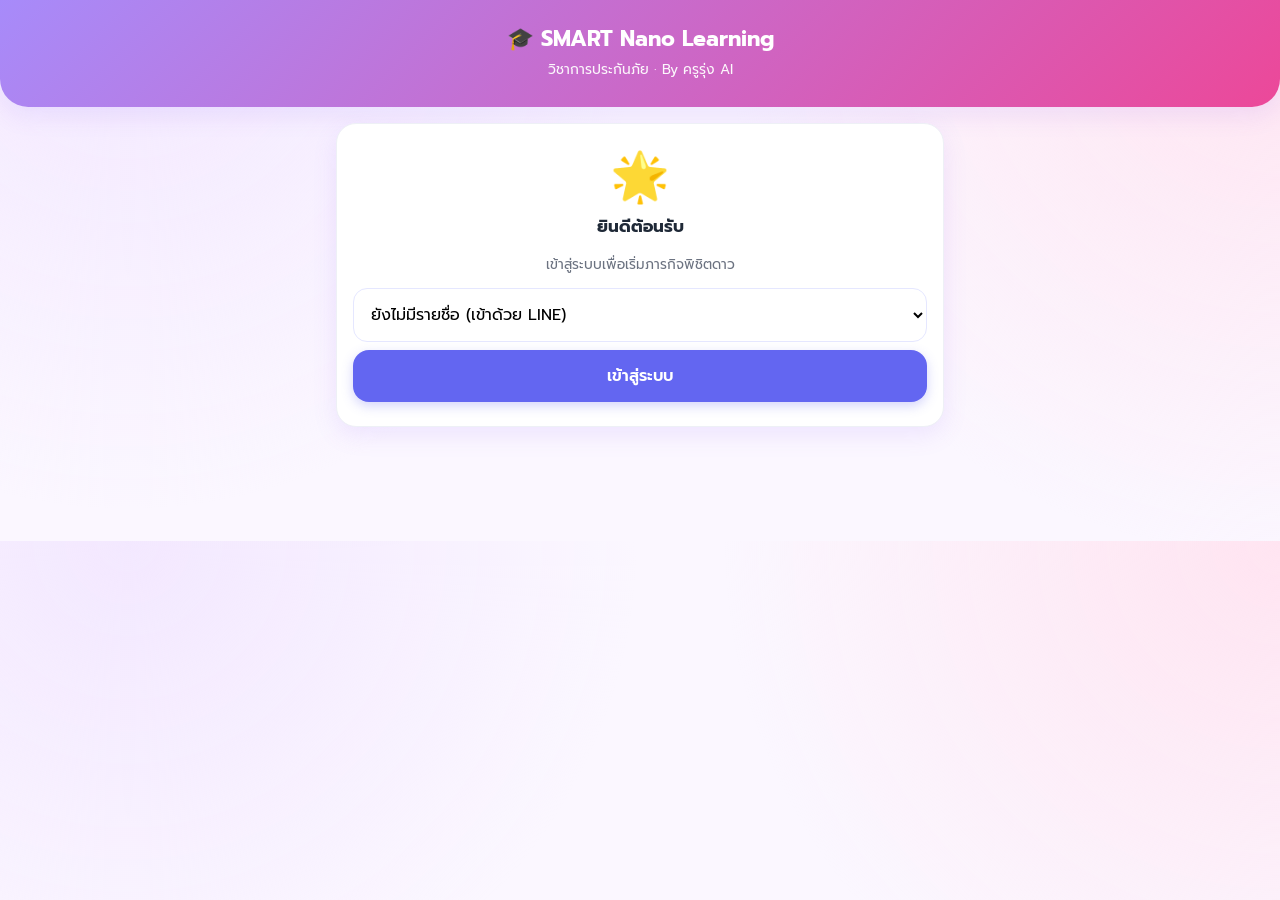
<file: index.html>
<!DOCTYPE html>
<html lang="th">
<head>
<meta charset="UTF-8">
<meta name="viewport" content="width=device-width, initial-scale=1.0">
<meta http-equiv="Cache-Control" content="no-cache, no-store, must-revalidate">
<meta http-equiv="Pragma" content="no-cache"><meta http-equiv="Expires" content="0">
<title>SMART Nano Learning</title>
<link href="https://fonts.googleapis.com/css2?family=Prompt:wght@400;500;600;700&display=swap" rel="stylesheet">
<link rel="stylesheet" href="style.css?v=20">
<script src="https://static.line-scdn.net/liff/edge/2/sdk.js"></script>
</head>
<body>

<!-- ===== เข้าสู่ระบบ ===== -->
<div id="loginView" style="display:none;">
  <div class="header"><h1>🎓 SMART Nano Learning</h1><p>วิชาการประกันภัย · By ครูรุ่ง AI</p></div>
  <div class="container">
    <div class="card center fade-in">
      <div style="font-size:3rem;">🌟</div>
      <h2 id="loginTitle">ยินดีต้อนรับ</h2>
      <p class="muted" id="loginHint">เข้าสู่ระบบเพื่อเริ่มภารกิจพิชิตดาว</p>
      <select id="studentSelect" style="display:none;"><option value="">-- กำลังโหลด --</option></select>
      <button class="btn green" id="lineLoginBtn" onclick="doLineLogin()" style="display:none;">🟢 เข้าสู่ระบบด้วย LINE</button>
      <button class="btn" id="loginBtn" onclick="doPickLogin()" style="display:none;">เข้าสู่ระบบ</button>
      <div id="loadMsg" class="muted" style="margin-top:8px;"></div>
    </div>
  </div>
</div>

<!-- ===== แดชบอร์ด ===== -->
<div id="profileView" style="display:none;">
  <div class="profile-top">
    <div class="profile-row">
      <div class="avatar" id="avatar">🙂</div>
      <div class="profile-info">
        <div class="pname" id="pName">-</div>
        <div class="plevel" id="pLevel">ระดับ: -</div>
      </div>
      <div class="ppoints"><div class="num" id="pPoints">0</div><div class="unit">คะแนน</div></div>
    </div>
    <div class="level-wrap">
      <div class="level-label"><span id="pLevelName">-</span><span id="pLevelProgress">0/0</span></div>
      <div class="level-bar"><div class="level-fill" id="pLevelFill" style="width:0%;"></div></div>
    </div>
    <div class="mini-stats">
      <div class="mini"><div class="mini-num" id="mTopics">–</div><div class="mini-label">เรื่องที่จบ</div></div>
      <div class="mini"><div class="mini-num" id="mBadge">–</div><div class="mini-label">เหรียญ</div></div>
      <div class="mini"><div class="mini-num" id="mRank">–</div><div class="mini-label">อันดับ</div></div>
    </div>
  </div>
  <div class="container fade-in" style="padding-top:14px;">
    <a class="btn pink" href="learn.html">📚 เริ่มเรียนรู้ (ภารกิจพิชิตดาว)</a>
    <a class="btn purple" href="chat.html">🤖 ถาม AI ครูประกันภัย</a>
    <a class="btn gray" href="badges.html">🎖️ เหรียญตราของฉัน</a>
    <a class="btn gray" href="leaderboard.html">🏆 ดูอันดับ</a>
    <button class="btn red" onclick="logout()">ออกจากระบบ</button>
  </div>
</div>

<script src="config.js?v=20"></script>
<script src="data.js?v=20"></script>
<script src="app.js?v=20"></script>
<script>
var lineProfile = null;
window.addEventListener('DOMContentLoaded', initAuth);

function initAuth(){
  var hasLiff = (typeof liff!=='undefined') && (typeof LIFF_ID!=='undefined') && LIFF_ID;
  if (!hasLiff){ fallbackNoLine(); return; }
  liff.init({ liffId: LIFF_ID }).then(function(){
    if (liff.isLoggedIn()){
      liff.getProfile().then(function(p){ lineProfile=p; resolveLine(p); }).catch(fallbackNoLine);
    } else { liff.login(); }
  }).catch(fallbackNoLine);
}
function fallbackNoLine(){
  var sid=getSid();
  if (sid){ showProfile(sid); } else { showPickLogin(); }
}
function resolveLine(p){
  var nameB64=''; try{ nameB64=btoa(unescape(encodeURIComponent(p.displayName||''))); }catch(e){}
  callAPI('lineLogin', { line:p.userId, name:nameB64, picture:p.pictureUrl||'' }, function(r){
    if (r && r.student_id){ setSid(r.student_id); showProfile(r.student_id, p); }
    else { showPickLogin(); }
  });
}

// โหมดทดสอบ (ไม่มี LINE) — เลือกชื่อ
function showPickLogin(){
  document.getElementById('loginView').style.display='block';
  document.getElementById('profileView').style.display='none';
  document.getElementById('studentSelect').style.display='block';
  document.getElementById('loginBtn').style.display='flex';
  document.getElementById('loadMsg').textContent='กำลังเชื่อมต่อ...';
  callAPI('getStudents', null, function(list){
    var sel=document.getElementById('studentSelect'), msg=document.getElementById('loadMsg');
    if (list.error || !list.length){ sel.innerHTML='<option value="">ยังไม่มีรายชื่อ (เข้าด้วย LINE)</option>'; msg.textContent=''; return; }
    sel.innerHTML='<option value="">-- เลือกชื่อของคุณ --</option>';
    for (var i=0;i<list.length;i++){ var s=list[i]; sel.innerHTML+='<option value="'+esc(s.student_id)+'">'+esc(s.full_name)+'</option>'; }
    msg.textContent='พร้อมใช้งาน ('+list.length+' คน)';
  });
}
function doLineLogin(){ if (typeof liff!=='undefined' && liff.login) liff.login(); }
function doPickLogin(){
  var sid=document.getElementById('studentSelect').value;
  if (!sid){ alert('กรุณาเลือกชื่อของคุณ'); return; }
  setSid(sid); showProfile(sid);
}

// ===== แดชบอร์ด =====
function showProfile(sid, profile){
  // เปิดจากการ์ด LINE / QR: ?topic=1.1&type=video|ebook -> เช็คอิน+เด้งไปสื่อ
  var qp=new URLSearchParams(location.search);
  if (qp.get('topic') && qp.get('type')){
    location.href='go.html?topic='+encodeURIComponent(qp.get('topic'))+'&type='+encodeURIComponent(qp.get('type'));
    return;
  }
  if (qp.get('goto')==='checkin'){   // รองรับลิงก์/QR เดิม
    location.href='go.html?topic='+encodeURIComponent(qp.get('mission')||'')+'&type=checkin';
    return;
  }
  if (qp.get('goto')==='chat'){ location.href='chat.html'; return; }        // แชท AI
  if (qp.get('goto')==='learn'){ location.href='learn.html'; return; }      // บทเรียน
  if (qp.get('goto')==='badges'){ location.href='badges.html'; return; }    // เหรียญตรา
  if (qp.get('goto')==='rank'){ location.href='leaderboard.html'; return; } // อันดับ
  if (qp.get('goto')==='help'){ location.href='help.html'; return; }        // วิธีใช้งาน
  document.getElementById('loginView').style.display='none';
  document.getElementById('profileView').style.display='block';
  buildNav('home');
  if (profile && profile.pictureUrl) document.getElementById('avatar').innerHTML='<img src="'+profile.pictureUrl+'" alt="">';
  if (profile && profile.displayName) document.getElementById('pName').textContent=profile.displayName;

  callAPI('getProgress', { student:sid }, function(r){
    if (r.error){ logout(); return; }
    var name=(profile&&profile.displayName)?profile.displayName:(r.full_name||'นักเรียน');
    document.getElementById('pName').textContent=name;
    if (r.picture_url && !(profile&&profile.pictureUrl)) document.getElementById('avatar').innerHTML='<img src="'+r.picture_url+'" alt="">';
    else if (!(profile&&profile.pictureUrl) && !r.picture_url) document.getElementById('avatar').textContent=(name.trim().charAt(0)||'🙂');
    var pts=Number(r.total_points)||0;
    document.getElementById('pPoints').textContent=pts;
    var lv=levelInfo(pts);
    document.getElementById('pLevel').textContent='ระดับ: '+lv.name;
    document.getElementById('pLevelName').textContent=lv.name;
    document.getElementById('pLevelProgress').textContent=lv.text;
    document.getElementById('pLevelFill').style.width=lv.pct+'%';
    // เรื่องที่จบ (S+M+A)
    var done=0, tp=r.topics||{};
    for (var t in tp){ if (tp[t].S && tp[t].M && tp[t].A) done++; }
    document.getElementById('mTopics').textContent=done+'/'+D.topics.length;
    document.getElementById('mBadge').textContent=(r.badges?r.badges.length:0)+'/'+D.badges.length;
    document.getElementById('mRank').textContent=r.rank?('#'+r.rank):'–';
  });
}
</script>
</body>
</html>
</file>
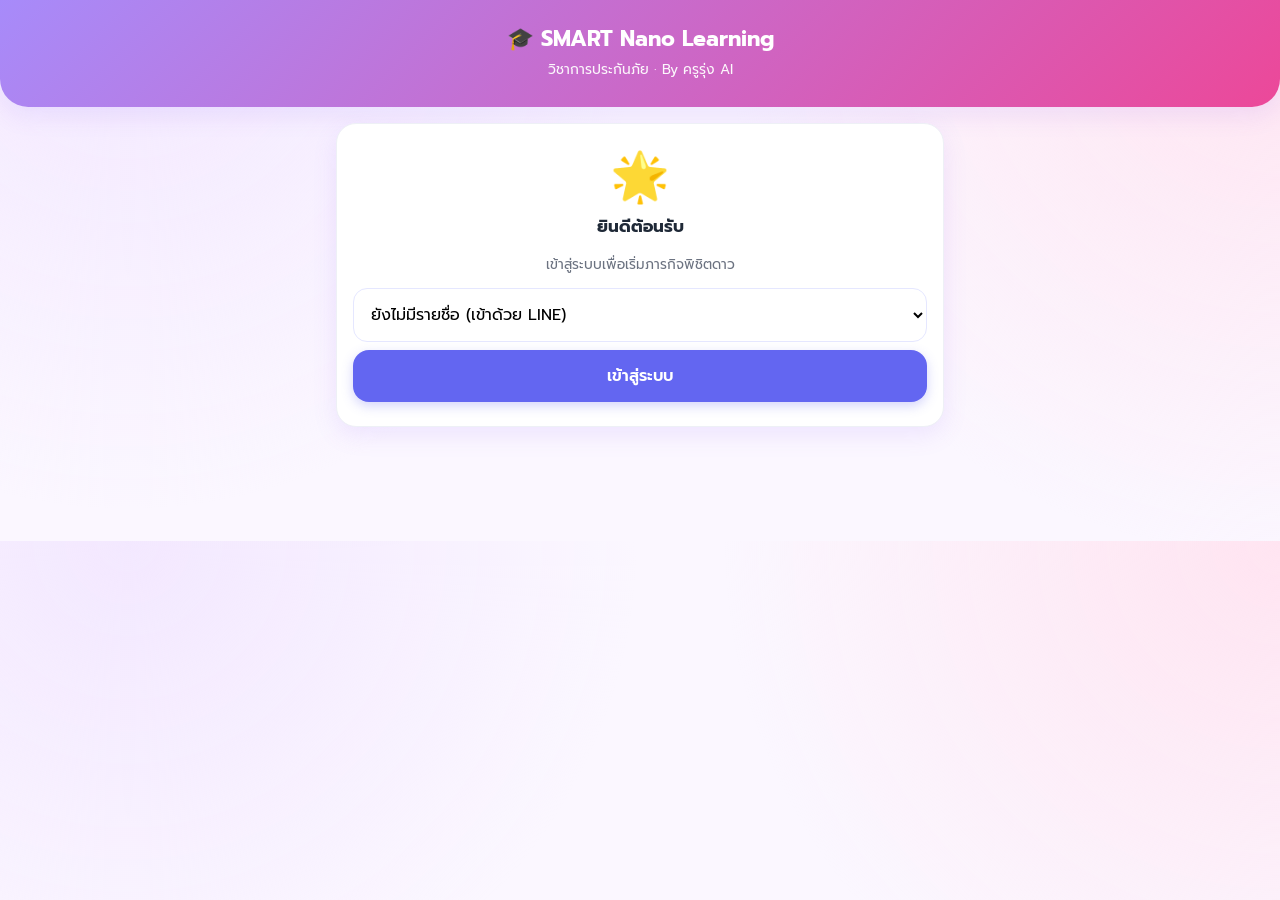
<file: badges.html>
<!DOCTYPE html>
<html lang="th">
<head>
<meta charset="UTF-8">
<meta name="viewport" content="width=device-width, initial-scale=1.0">
<title>เหรียญตรา · SMART Nano</title>
<link href="https://fonts.googleapis.com/css2?family=Prompt:wght@400;500;600;700&display=swap" rel="stylesheet">
<link rel="stylesheet" href="style.css?v=20">
</head>
<body>
<div class="header"><h1>🎖️ เหรียญตราของฉัน</h1><p id="bCount">-</p></div>
<div class="container" id="area"><div class="spin"></div></div>

<script src="config.js?v=20"></script>
<script src="data.js?v=20"></script>
<script src="app.js?v=20"></script>
<script>
var SID='';
var GROUPS=[['สมรรถนะ','🧠 สมรรถนะสูง 4 ด้าน'],['หน่วย','🥇 ตราประจำหน่วย'],
            ['SMART','⭐ ดาว SMART'],['หมุดหมาย','🌟 หมุดหมาย']];
window.addEventListener('DOMContentLoaded', function(){
  SID=requireSid(); if(!SID) return;
  buildNav('badges');
  callAPI('getProgress', { student:SID }, function(r){
    var earned=(r&&r.badges)?r.badges:[];
    render(earned);
  });
});
function render(earned){
  var got={}; earned.forEach(function(id){ got[id]=1; });
  var el=document.getElementById('area'); el.innerHTML='';
  document.getElementById('bCount').textContent='ได้แล้ว '+earned.length+' / '+D.badges.length+' เหรียญ';
  GROUPS.forEach(function(g){
    var items=D.badges.filter(function(b){ return b.group===g[0]; });
    if (!items.length) return;
    var sec=document.createElement('div'); sec.className='fade-in';
    var grid='<div class="badge-grid">';
    items.forEach(function(b){
      var on=got[b.id]?'earned':'';
      grid+='<div class="badge '+on+'" title="'+esc(b.desc)+'"><div class="ic">'+b.icon+'</div>'+
        '<div class="bn">'+esc(b.name)+'</div></div>';
    });
    grid+='</div>';
    sec.innerHTML='<div class="section-title">'+g[1]+'</div>'+grid;
    el.appendChild(sec);
  });
  var tip=document.createElement('div'); tip.className='card muted fade-in'; tip.style.marginTop='16px';
  tip.innerHTML='แตะที่เหรียญเพื่อดูเงื่อนไข · เหรียญสีจางคือยังไม่ได้ 💪';
  el.appendChild(tip);
}
</script>
</body>
</html>
</file>
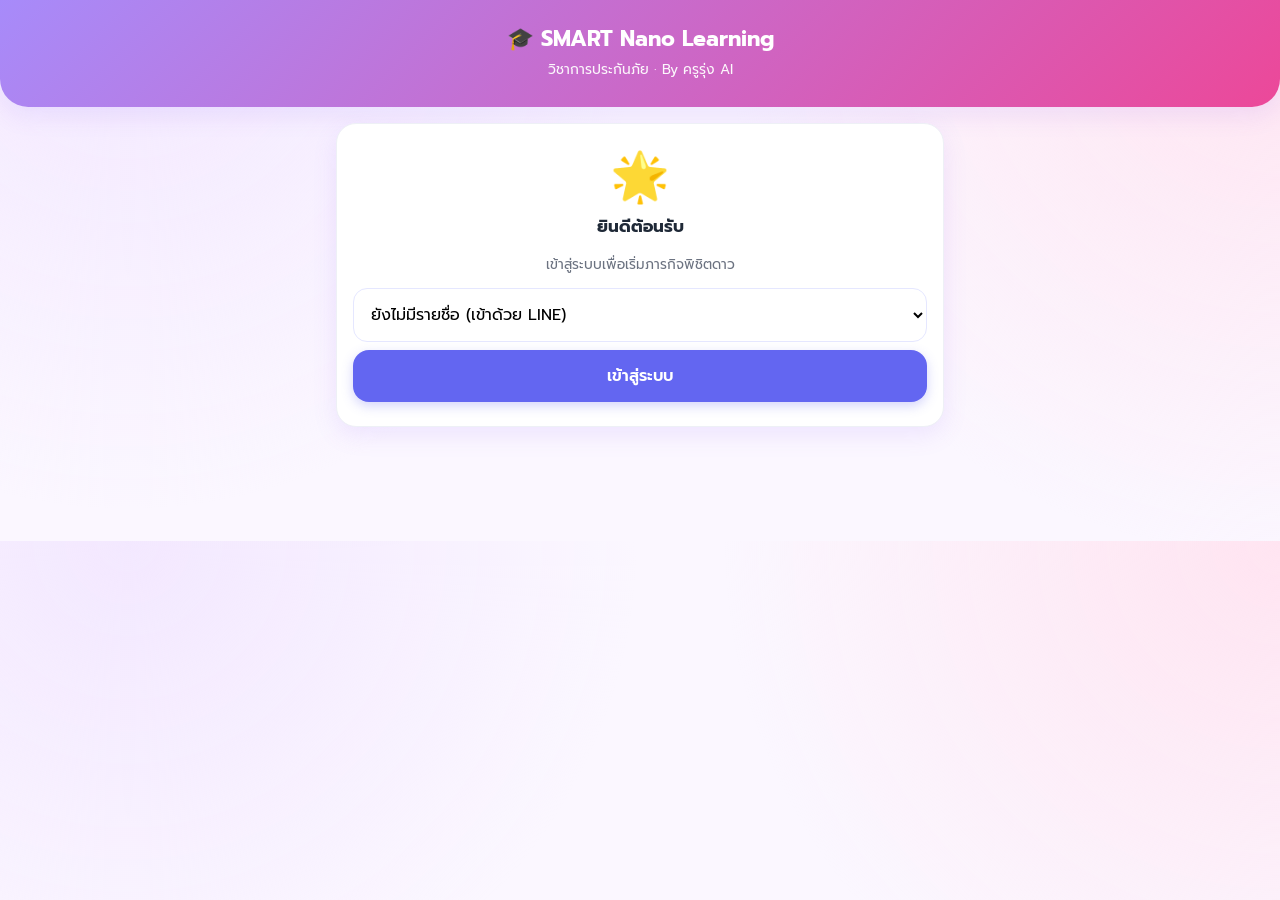
<file: chat.html>
<!DOCTYPE html>
<html lang="th">
<head>
<meta charset="UTF-8">
<meta name="viewport" content="width=device-width, initial-scale=1.0">
<title>ถาม AI ครูประกันภัย · SMART Nano</title>
<link href="https://fonts.googleapis.com/css2?family=Prompt:wght@400;500;600;700&display=swap" rel="stylesheet">
<link rel="stylesheet" href="style.css?v=21">
<style>
  body{padding-bottom:150px;}
  .chat-wrap{max-width:640px;margin:0 auto;padding:14px 12px 0;}
  .bubble{max-width:82%;padding:11px 14px;border-radius:18px;margin:8px 0;font-size:.92rem;line-height:1.5;white-space:pre-wrap;word-wrap:break-word;}
  .bubble.ai{background:#fff;border:1px solid var(--line);border-bottom-left-radius:6px;box-shadow:var(--shadow);}
  .bubble.me{background:var(--grad);color:#fff;margin-left:auto;border-bottom-right-radius:6px;}
  .row{display:flex;align-items:flex-end;gap:8px;}
  .row.me{justify-content:flex-end;}
  .bot-ic{width:34px;height:34px;border-radius:50%;background:#f5f3ff;display:flex;align-items:center;justify-content:center;font-size:1.1rem;flex:0 0 auto;}
  .typing{color:var(--muted);font-size:.85rem;padding:4px 8px;}
  .composer{position:fixed;left:0;right:0;bottom:64px;background:#fff;border-top:1px solid var(--line);
    padding:10px 12px calc(10px + env(safe-area-inset-bottom));display:flex;gap:8px;max-width:660px;margin:0 auto;box-shadow:0 -4px 18px rgba(99,102,241,.08);}
  .composer input{flex:1;padding:12px 14px;border:1.5px solid #e5e7ff;border-radius:99px;font-family:inherit;font-size:.95rem;outline:none;}
  .composer input:focus{border-color:var(--purple);}
  .composer button{width:48px;height:48px;border:none;border-radius:50%;background:var(--pink);color:#fff;font-size:1.2rem;cursor:pointer;flex:0 0 auto;box-shadow:0 4px 12px rgba(236,72,153,.3);}
  .composer button:disabled{opacity:.5;}
</style>
</head>
<body>
<div class="header"><h1>🤖 ถาม AI ครูประกันภัย</h1><p>สงสัยเรื่องประกันภัย ถามได้เลย!</p></div>
<div class="chat-wrap" id="chat"></div>

<div class="composer">
  <input id="msg" type="text" maxlength="500" placeholder="พิมพ์คำถามเรื่องประกันภัย..." autocomplete="off">
  <button id="send" onclick="send()">➤</button>
</div>

<script src="config.js?v=21"></script>
<script src="data.js?v=21"></script>
<script src="app.js?v=21"></script>
<script>
var SID='';
window.addEventListener('DOMContentLoaded', function(){
  SID=requireSid(); if(!SID) return;
  buildNav('');
  addAI('สวัสดีค่ะ 😊 ครูประกันภัย AI พร้อมช่วยแล้ว ถามได้เลยว่าสงสัยเรื่องอะไร เช่น "ประกันภัยรถยนต์ภาคบังคับคุ้มครองอะไรบ้าง"');
  var inp=document.getElementById('msg');
  inp.addEventListener('keydown', function(e){ if(e.key==='Enter') send(); });
  inp.focus();
});
function scroll(){ window.scrollTo(0, document.body.scrollHeight); }
function addMe(t){
  var d=document.createElement('div'); d.className='row me fade-in';
  d.innerHTML='<div class="bubble me">'+esc(t)+'</div>';
  document.getElementById('chat').appendChild(d); scroll();
}
function addAI(t){
  var d=document.createElement('div'); d.className='row fade-in';
  d.innerHTML='<div class="bot-ic">🤖</div><div class="bubble ai">'+esc(t)+'</div>';
  document.getElementById('chat').appendChild(d); scroll();
}
function addTyping(){
  var d=document.createElement('div'); d.className='row'; d.id='typing';
  d.innerHTML='<div class="bot-ic">🤖</div><div class="bubble ai typing">กำลังพิมพ์…</div>';
  document.getElementById('chat').appendChild(d); scroll(); return d;
}
function send(){
  var inp=document.getElementById('msg'), btn=document.getElementById('send');
  var t=inp.value.trim(); if(!t) return;
  addMe(t); inp.value=''; btn.disabled=true;
  var typing=addTyping();
  callAPI('chatbot', { student:SID, message:t }, function(r){
    typing.remove(); btn.disabled=false; inp.focus();
    if (r.error){ addAI('❌ '+r.error); return; }
    addAI(r.reply || 'ขออภัยค่ะ ตอบไม่ได้');
  });
}
</script>
</body>
</html>
</file>
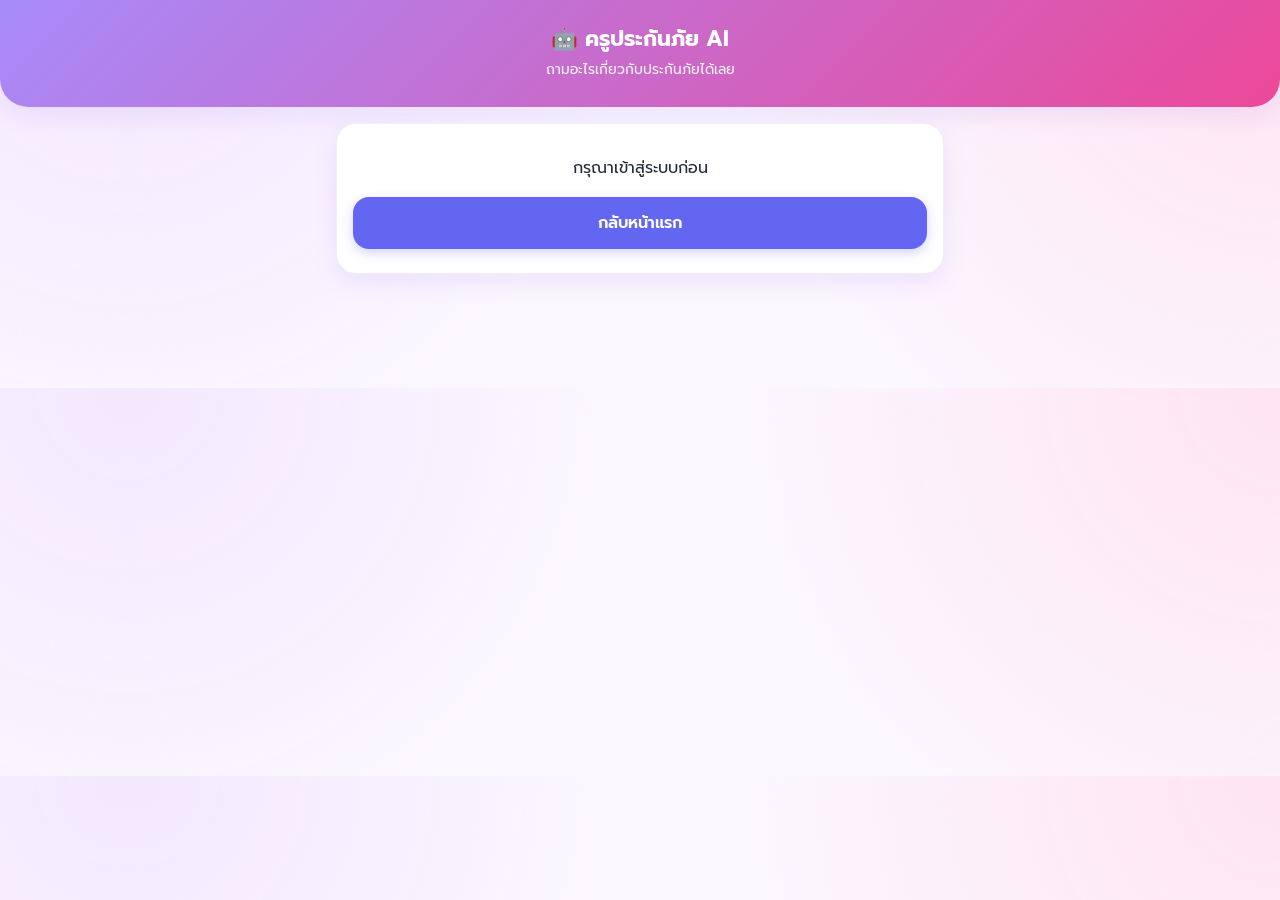
<file: chatbot.html>
<!DOCTYPE html>
<html lang="th">
<head>
<meta charset="UTF-8">
<meta name="viewport" content="width=device-width, initial-scale=1.0">
<title>AI ครูประกันภัย</title>
<link href="https://fonts.googleapis.com/css2?family=Prompt:wght@400;500;600&display=swap" rel="stylesheet">
<link rel="stylesheet" href="style.css?v=10">
</head>
<body>
<div class="header"><h1>🤖 ครูประกันภัย AI</h1><p>ถามอะไรเกี่ยวกับประกันภัยได้เลย</p></div>
<div class="container">
  <div class="chat-area" id="chatArea"><div class="chat-msg bot"><div class="chat-bubble">สวัสดีค่ะ ครูประกันภัยยินดีช่วยตอบคำถามเรื่องประกันภัยนะคะ 😊 มีอะไรอยากถามได้เลยค่ะ</div></div></div>
  <div class="chat-input-row"><input id="chatInput" placeholder="พิมพ์คำถาม..." onkeydown="if(event.key==='Enter')sendMsg()"><button class="btn green" onclick="sendMsg()">ส่ง</button></div>
</div>
<script src="config.js?v=10"></script>
<script src="app.js?v=10"></script>
<script>
var SID = '';
var chatArea;
window.addEventListener('DOMContentLoaded', function() {
  SID = getSid();
  if (!SID) { document.querySelector('.container').innerHTML='<div class="card" style="text-align:center;"><p>กรุณาเข้าสู่ระบบก่อน</p><a class="btn" href="index.html">กลับหน้าแรก</a></div>'; return; }
  buildNav('chatbot', SID);
  chatArea = document.getElementById('chatArea');
});
function addMsg(text, who) {
  var div = document.createElement('div');
  div.className = 'chat-msg ' + who;
  div.innerHTML = '<div class="chat-bubble">'+text+'</div>';
  chatArea.appendChild(div);
  chatArea.scrollTop = chatArea.scrollHeight;
  return div;
}
function sendMsg() {
  var input = document.getElementById('chatInput');
  var msg = input.value.trim();
  if (!msg) return;
  addMsg(msg, 'user');
  input.value = '';
  var loading = addMsg('⏳ กำลังคิด...', 'bot');
  callAPI('chatbot', { student: SID, message: msg }, function(r) {
    loading.querySelector('.chat-bubble').textContent = r.error ? ('❌ ' + r.error) : r.reply;
    chatArea.scrollTop = chatArea.scrollHeight;
  });
}
</script>
</body>
</html>
</file>
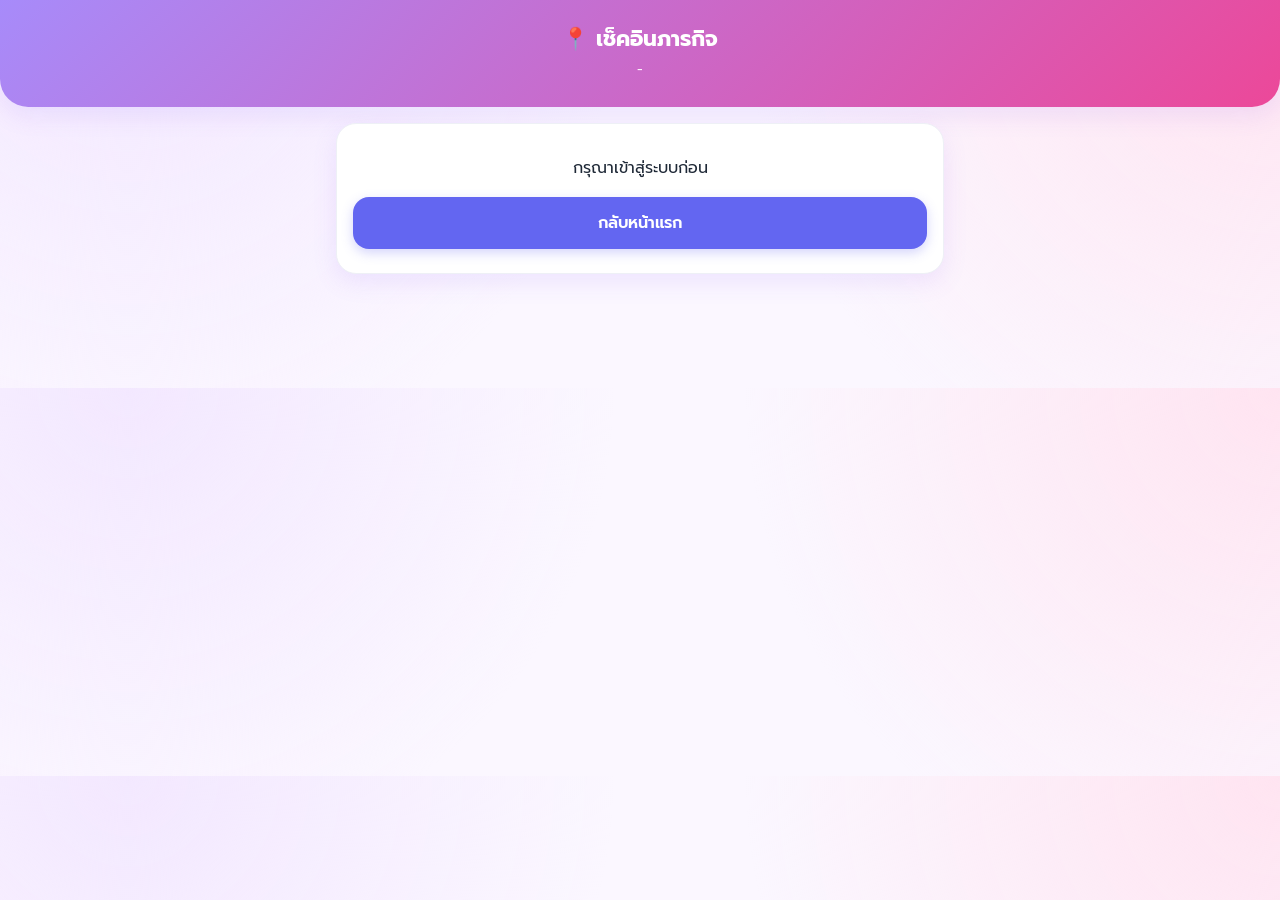
<file: checkin.html>
<!DOCTYPE html>
<html lang="th">
<head>
<meta charset="UTF-8">
<meta name="viewport" content="width=device-width, initial-scale=1.0">
<title>เช็คอิน</title>
<link href="https://fonts.googleapis.com/css2?family=Prompt:wght@400;500;600;700&display=swap" rel="stylesheet">
<link rel="stylesheet" href="style.css?v=10">
</head>
<body>
<div class="header"><h1>📍 เช็คอินภารกิจ</h1><p id="ciCount">-</p></div>
<div class="container">
  <div class="card scan-card">
    <div class="scan-icon">📷</div>
    <h2>สแกน QR Code เพื่อเช็คอิน</h2>
    <p class="muted">สแกน QR Code ที่ครูติดไว้ตามจุดภารกิจจริง ระบบจะเช็คอินให้อัตโนมัติ<br>ต้องอยู่หน้างานจริงถึงจะสแกนได้ 😊</p>
    <div id="ciMsg" class="ci-msg"></div>
  </div>
  <div class="card"><h2>ภารกิจ SMART Model</h2><div id="smartList"></div></div>
  <div class="card"><h2>ภารกิจบทเรียน</h2><div id="lsList"></div></div>
</div>
<script src="config.js?v=10"></script>
<script src="app.js?v=10"></script>
<script>
var SID = '';
// รหัสภารกิจที่มาจากการสแกน QR (เช่น checkin.html?mission=SMART-S)
var MISSION = (new URLSearchParams(window.location.search).get('mission') || '').trim().toUpperCase();

window.addEventListener('DOMContentLoaded', function() {
  SID = getSid();
  if (!SID) { document.querySelector('.container').innerHTML='<div class="card" style="text-align:center;"><p>กรุณาเข้าสู่ระบบก่อน</p><a class="btn" href="index.html">กลับหน้าแรก</a></div>'; return; }
  buildNav('checkin', SID);
  if (MISSION) { doScanCheckin(MISSION); } else { loadCheckins(); }
});

function loadCheckins() { callAPI('getCheckins', { student: SID }, render); }

function render(missions) {
  if (missions.error) return;
  var smart = document.getElementById('smartList');
  var lesson = document.getElementById('lsList');
  smart.innerHTML=''; lesson.innerHTML='';
  var done = 0;
  for (var i=0;i<missions.length;i++) {
    var m = missions[i];
    if (m.checked) done++;
    var html = '<div class="checkin-item '+(m.checked?'done':'')+'"><div class="ci-icon">'+(m.mission_type==='smart'?'🎯':'📖')+'</div><div class="ci-name">'+m.mission_name+'</div><div class="ci-status">'+(m.checked?'✅':'⬜')+'</div></div>';
    if (m.mission_type === 'smart') smart.innerHTML += html; else lesson.innerHTML += html;
  }
  document.getElementById('ciCount').textContent = 'เช็คอินแล้ว ' + done + ' จาก ' + missions.length + ' ภารกิจ';
}

// เช็คอินอัตโนมัติจากการสแกน QR
function doScanCheckin(code) {
  var msg = document.getElementById('ciMsg');
  msg.className = 'ci-msg';
  msg.textContent = '⏳ กำลังเช็คอินภารกิจ...';
  callAPI('checkin', { student: SID, missionCode: code }, function(r) {
    if (r.error) {
      msg.className = 'ci-msg err';
      msg.innerHTML = '❌ ' + r.error;
    } else {
      msg.className = 'ci-msg ok';
      msg.innerHTML = '🎉 เช็คอิน "'+r.mission+'" สำเร็จ! +'+r.points+' คะแนน';
    }
    // ล้าง mission ออกจาก URL กันเช็คอินซ้ำตอนรีเฟรช แล้วโหลดรายการใหม่
    if (window.history && window.history.replaceState) {
      window.history.replaceState({}, '', 'checkin.html?sid=' + encodeURIComponent(SID));
    }
    loadCheckins();
  });
}
</script>
</body>
</html>
</file>
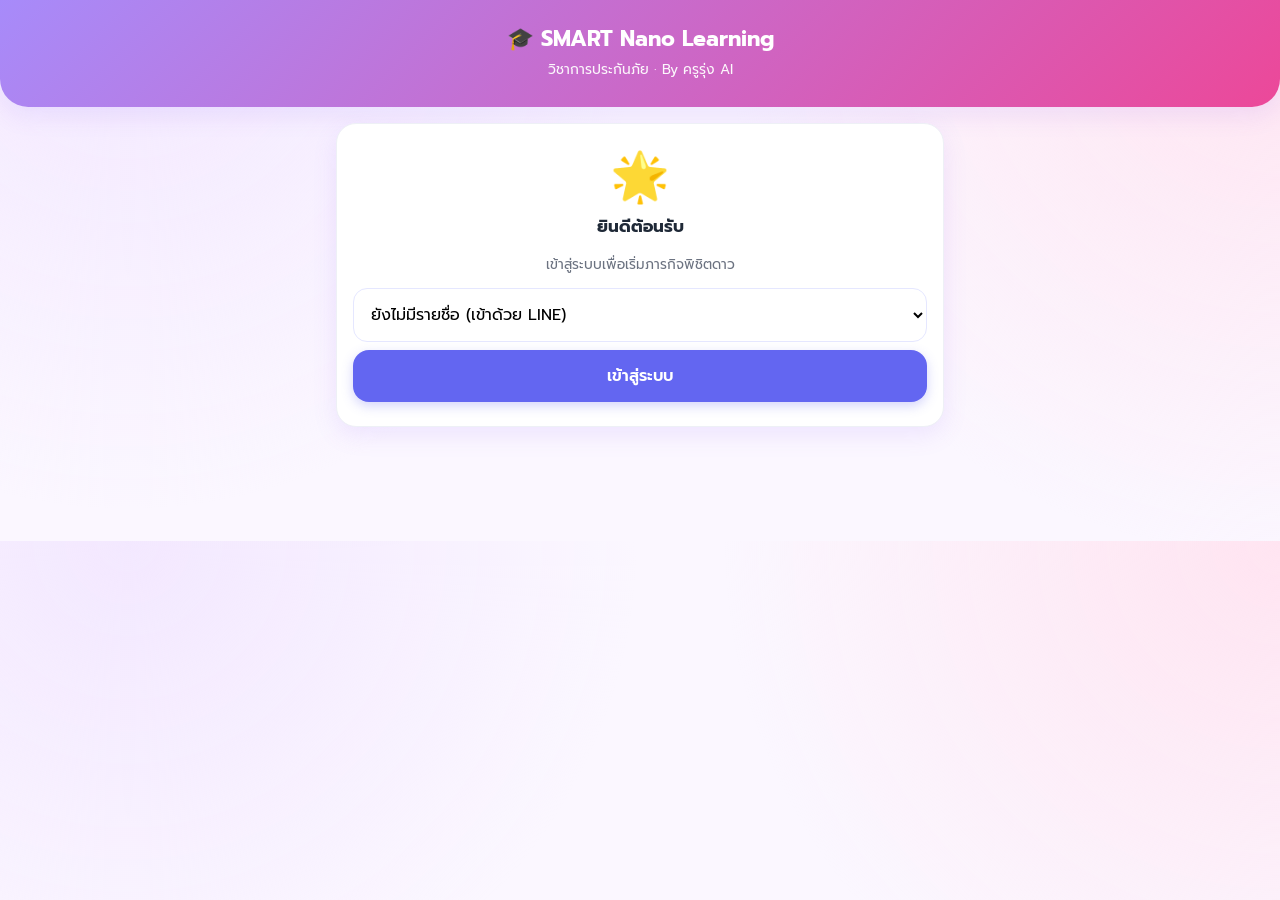
<file: go.html>
<!DOCTYPE html>
<html lang="th">
<head>
<meta charset="UTF-8">
<meta name="viewport" content="width=device-width, initial-scale=1.0">
<title>กำลังพาไป... · SMART Nano</title>
<link href="https://fonts.googleapis.com/css2?family=Prompt:wght@400;500;600;700&display=swap" rel="stylesheet">
<link rel="stylesheet" href="style.css?v=20">
<script src="https://static.line-scdn.net/liff/edge/2/sdk.js"></script>
</head>
<body>
<div class="container" style="padding-top:60px;text-align:center;">
  <div class="card fade-in">
    <div style="font-size:2.6rem;">🌟</div>
    <h2 id="msg">กำลังเช็คอินภารกิจ...</h2>
    <div class="spin"></div>
    <p class="muted" id="sub">อีกครู่จะพาไปยังสื่อการเรียนรู้</p>
    <a class="btn ghost" id="manual" style="display:none;" href="#">แตะที่นี่ถ้าไม่ไปอัตโนมัติ</a>
  </div>
</div>

<script src="config.js?v=20"></script>
<script src="data.js?v=20"></script>
<script src="app.js?v=20"></script>
<script>
var qp=new URLSearchParams(location.search);
var TID=(qp.get('topic')||'').trim();
var TYPE=(qp.get('type')||'video').trim();   // video | ebook | checkin
var T=topicById(TID);
var STAGE=(TYPE==='ebook')?'M':'S';
var DEST=destUrl();

function destUrl(){
  if (!T) return 'learn.html';
  if (TYPE==='ebook') return T.ebook || ('topic.html?topic='+encodeURIComponent(TID));
  if (TYPE==='video') return T.video || ('topic.html?topic='+encodeURIComponent(TID));
  return 'topic.html?topic='+encodeURIComponent(TID);   // checkin
}
function finish(){
  document.getElementById('msg').textContent='ไปกันเลย! 🚀';
  var m=document.getElementById('manual'); m.href=DEST; m.style.display='flex';
  location.href=DEST;
}

window.addEventListener('DOMContentLoaded', function(){
  if (!T){ location.href='learn.html'; return; }
  document.getElementById('sub').textContent=T.id+' '+T.name;
  var hasLiff=(typeof liff!=='undefined') && (typeof LIFF_ID!=='undefined') && LIFF_ID;
  if (hasLiff){
    liff.init({ liffId: LIFF_ID }).then(function(){
      if (liff.isLoggedIn()){
        liff.getProfile().then(function(p){
          var nameB64=''; try{ nameB64=btoa(unescape(encodeURIComponent(p.displayName||''))); }catch(e){}
          callAPI('lineLogin',{ line:p.userId, name:nameB64, picture:p.pictureUrl||'' }, function(r){
            if (r && r.student_id){ setSid(r.student_id); doTrack(r.student_id); }
            else finish();
          });
        }).catch(useSidOrLogin);
      } else { liff.login(); }
    }).catch(useSidOrLogin);
  } else { useSidOrLogin(); }
});

function useSidOrLogin(){
  var sid=getSid();
  if (sid) doTrack(sid); else finish();   // ไม่มี session -> พาไปสื่อเลย (เก็บภายหลังผ่านแอป)
}
function doTrack(sid){
  callAPI('track', { student:sid, topic:TID, stage:STAGE }, function(r){
    finish();
  });
  setTimeout(finish, 4000);  // กันค้าง
}
</script>
</body>
</html>
</file>
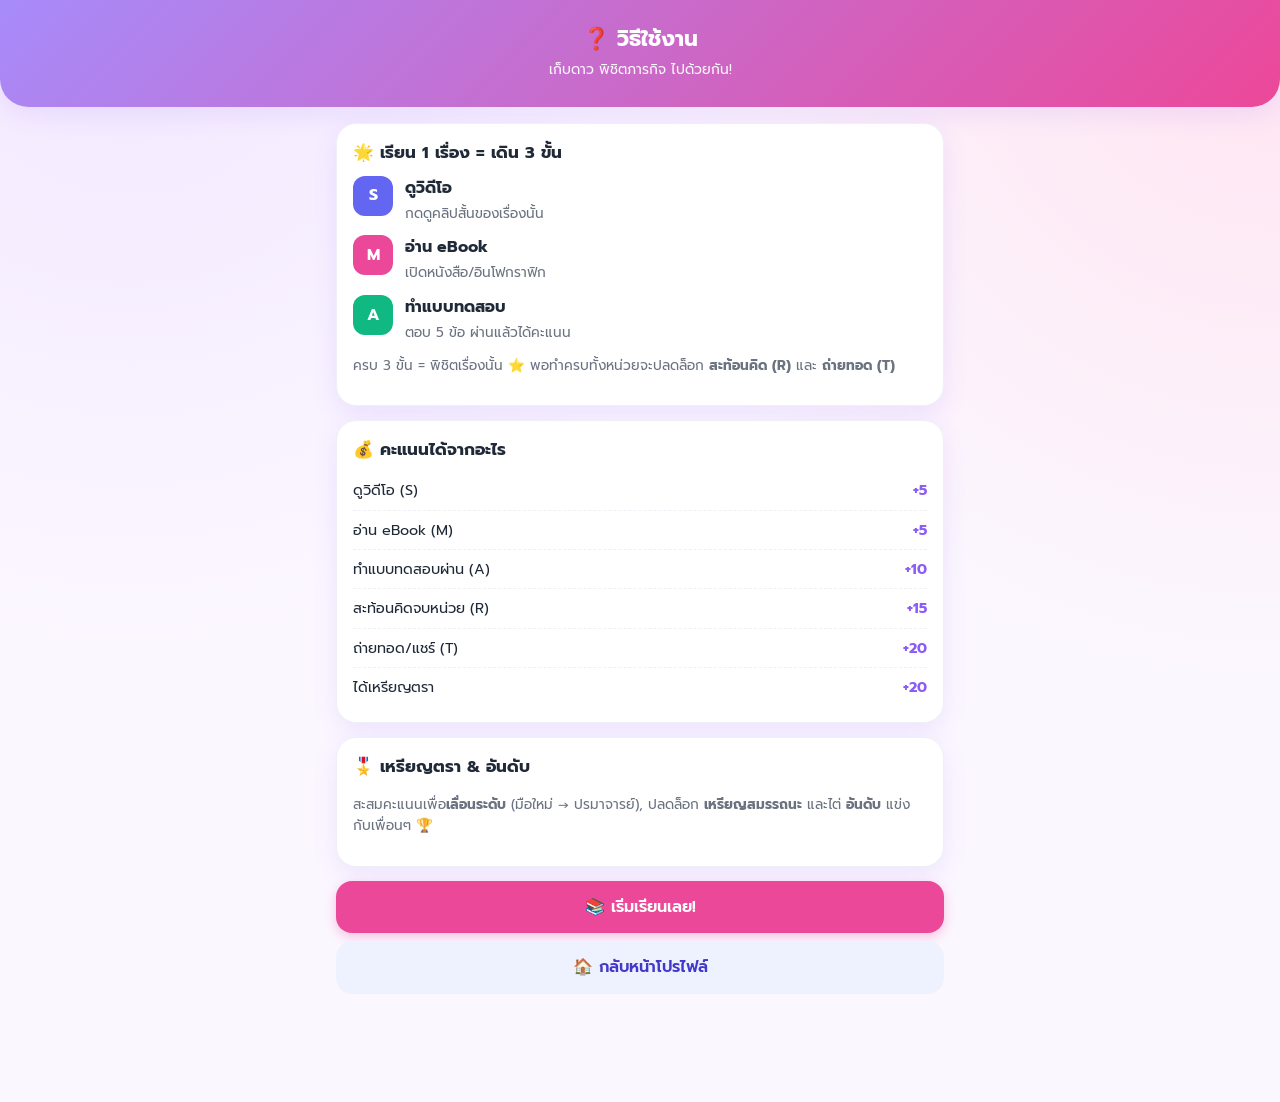
<file: help.html>
<!DOCTYPE html>
<html lang="th">
<head>
<meta charset="UTF-8">
<meta name="viewport" content="width=device-width, initial-scale=1.0">
<title>วิธีใช้งาน · SMART Nano</title>
<link href="https://fonts.googleapis.com/css2?family=Prompt:wght@400;500;600;700&display=swap" rel="stylesheet">
<link rel="stylesheet" href="style.css?v=21">
<style>
  .step-row{display:flex;gap:12px;align-items:flex-start;margin:10px 0;}
  .step-badge2{width:40px;height:40px;border-radius:12px;color:#fff;display:flex;align-items:center;justify-content:center;font-weight:700;flex:0 0 auto;}
  .pt{display:flex;justify-content:space-between;padding:8px 0;border-bottom:1px dashed var(--line);font-size:.9rem;}
  .pt:last-child{border-bottom:none;}
  .pt b{color:var(--purple);}
</style>
</head>
<body>
<div class="header"><h1>❓ วิธีใช้งาน</h1><p>เก็บดาว พิชิตภารกิจ ไปด้วยกัน!</p></div>
<div class="container">

  <div class="card fade-in">
    <h2>🌟 เรียน 1 เรื่อง = เดิน 3 ขั้น</h2>
    <div class="step-row"><div class="step-badge2" style="background:#6366F1">S</div>
      <div><b>ดูวิดีโอ</b><br><span class="muted">กดดูคลิปสั้นของเรื่องนั้น</span></div></div>
    <div class="step-row"><div class="step-badge2" style="background:#EC4899">M</div>
      <div><b>อ่าน eBook</b><br><span class="muted">เปิดหนังสือ/อินโฟกราฟิก</span></div></div>
    <div class="step-row"><div class="step-badge2" style="background:#10B981">A</div>
      <div><b>ทำแบบทดสอบ</b><br><span class="muted">ตอบ 5 ข้อ ผ่านแล้วได้คะแนน</span></div></div>
    <p class="muted" style="margin-top:6px;">ครบ 3 ขั้น = พิชิตเรื่องนั้น ⭐ พอทำครบทั้งหน่วยจะปลดล็อก <b>สะท้อนคิด (R)</b> และ <b>ถ่ายทอด (T)</b></p>
  </div>

  <div class="card fade-in">
    <h2>💰 คะแนนได้จากอะไร</h2>
    <div class="pt"><span>ดูวิดีโอ (S)</span><b>+5</b></div>
    <div class="pt"><span>อ่าน eBook (M)</span><b>+5</b></div>
    <div class="pt"><span>ทำแบบทดสอบผ่าน (A)</span><b>+10</b></div>
    <div class="pt"><span>สะท้อนคิดจบหน่วย (R)</span><b>+15</b></div>
    <div class="pt"><span>ถ่ายทอด/แชร์ (T)</span><b>+20</b></div>
    <div class="pt"><span>ได้เหรียญตรา</span><b>+20</b></div>
  </div>

  <div class="card fade-in">
    <h2>🎖️ เหรียญตรา &amp; อันดับ</h2>
    <p class="muted">สะสมคะแนนเพื่อ<b>เลื่อนระดับ</b> (มือใหม่ → ปรมาจารย์), ปลดล็อก <b>เหรียญสมรรถนะ</b> และไต่ <b>อันดับ</b> แข่งกับเพื่อนๆ 🏆</p>
  </div>

  <a class="btn pink" href="learn.html">📚 เริ่มเรียนเลย!</a>
  <a class="btn gray" href="index.html">🏠 กลับหน้าโปรไฟล์</a>
</div>

<script src="config.js?v=21"></script>
<script src="data.js?v=21"></script>
<script src="app.js?v=21"></script>
<script>
  window.addEventListener('DOMContentLoaded', function(){ if (getSid()) buildNav(''); });
</script>
</body>
</html>
</file>
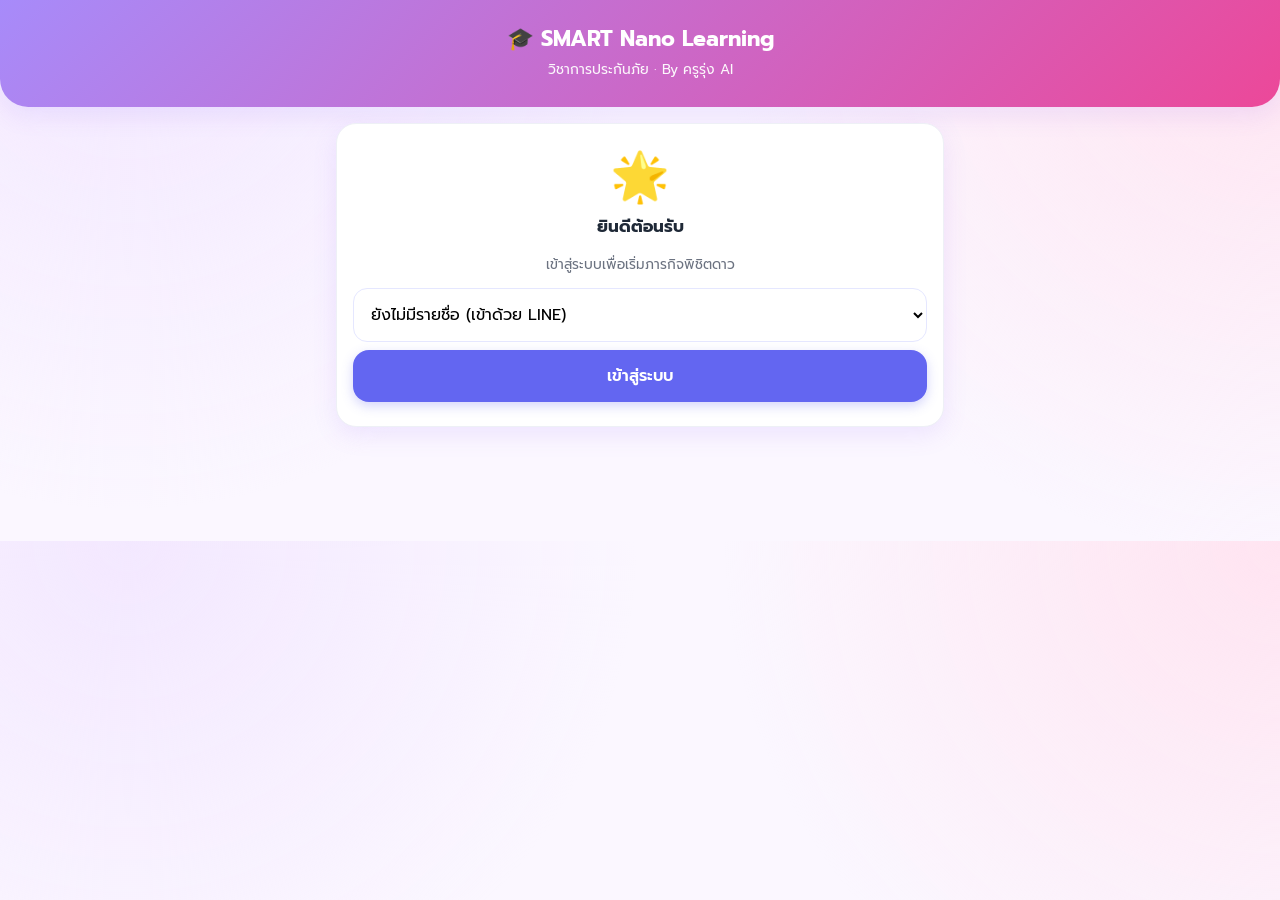
<file: leaderboard.html>
<!DOCTYPE html>
<html lang="th">
<head>
<meta charset="UTF-8">
<meta name="viewport" content="width=device-width, initial-scale=1.0">
<title>อันดับ · SMART Nano</title>
<link href="https://fonts.googleapis.com/css2?family=Prompt:wght@400;500;600;700&display=swap" rel="stylesheet">
<link rel="stylesheet" href="style.css?v=20">
</head>
<body>
<div class="header"><h1>🏆 ตารางอันดับ</h1><p>สะสมคะแนนพิชิตดาวให้ได้มากที่สุด!</p></div>
<div class="container" id="area"><div class="spin"></div></div>

<script src="config.js?v=20"></script>
<script src="data.js?v=20"></script>
<script src="app.js?v=20"></script>
<script>
var SID='';
window.addEventListener('DOMContentLoaded', function(){
  SID=requireSid(); if(!SID) return;
  buildNav('rank');
  callAPI('getLeaderboard', null, render);
});
function render(lb){
  var el=document.getElementById('area');
  if (lb.error || !lb.length){ el.innerHTML='<div class="card center">ยังไม่มีข้อมูลอันดับ</div>'; return; }
  var medals={1:'🥇',2:'🥈',3:'🥉'};
  var html='<div class="card fade-in">';
  lb.forEach(function(s){
    var me=(String(s.student_id)===String(SID));
    html+='<div class="rank-row '+(me?'me':'')+'">'+
      '<div class="rank-num">'+(medals[s.rank]?'<span class="medal">'+medals[s.rank]+'</span>':s.rank)+'</div>'+
      '<div class="rank-name">'+esc(s.full_name||'นักเรียน')+(me?' <span class="pill green">ฉัน</span>':'')+'</div>'+
      '<div class="rank-pts">'+s.total_points+'</div>'+
    '</div>';
  });
  html+='</div>';
  el.innerHTML=html;
}
</script>
</body>
</html>
</file>
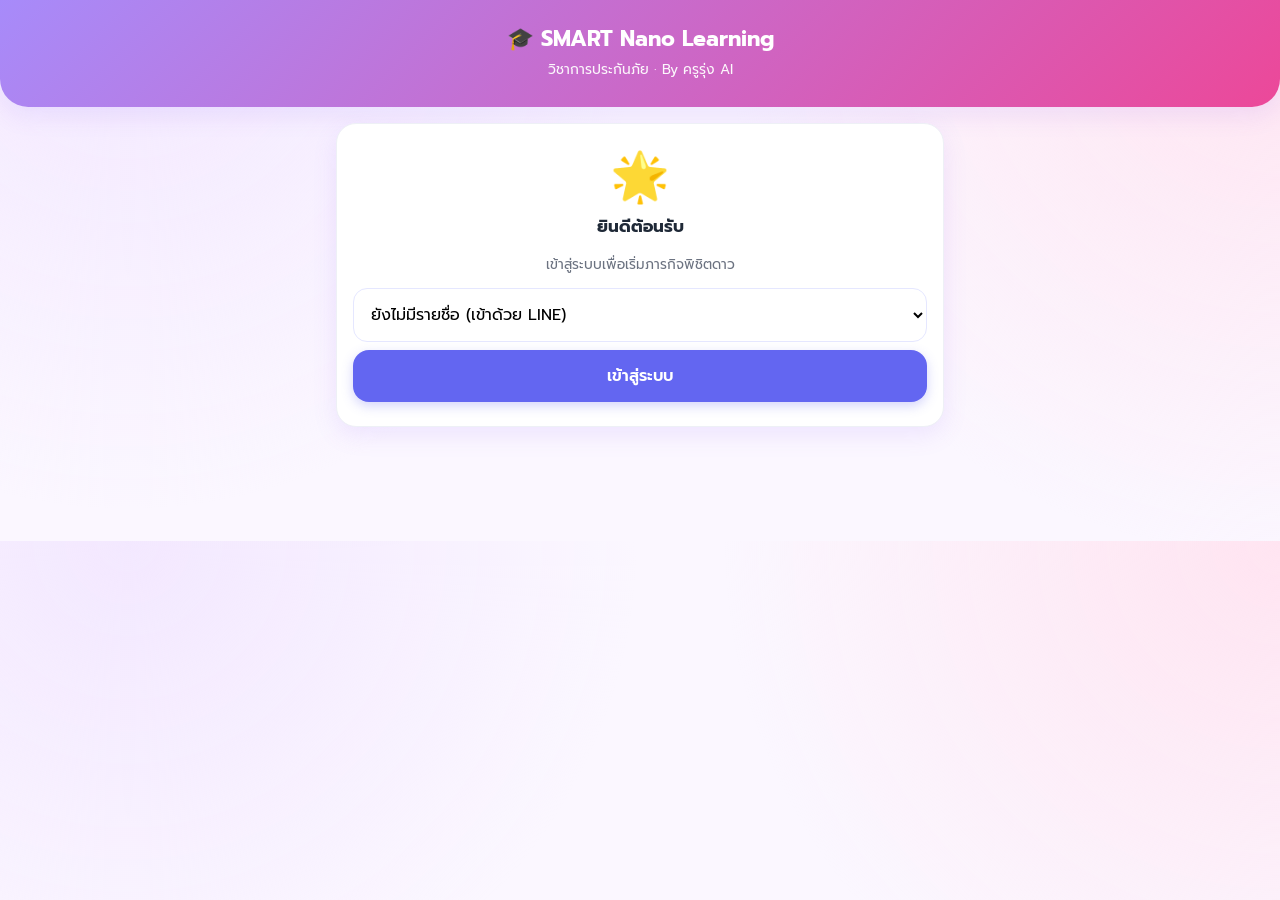
<file: learn.html>
<!DOCTYPE html>
<html lang="th">
<head>
<meta charset="UTF-8">
<meta name="viewport" content="width=device-width, initial-scale=1.0">
<title>เรียนรู้ · SMART Nano</title>
<link href="https://fonts.googleapis.com/css2?family=Prompt:wght@400;500;600;700&display=swap" rel="stylesheet">
<link rel="stylesheet" href="style.css?v=20">
</head>
<body>
<div class="header"><h1>📚 ภารกิจพิชิตดาว</h1><p>เลือกหน่วยแล้วเดินตามขั้น S · M · A</p></div>
<div class="container" id="list"><div class="spin"></div></div>

<script src="config.js?v=20"></script>
<script src="data.js?v=20"></script>
<script src="app.js?v=20"></script>
<script>
var SID='', PROG={topics:{},units:{}};
window.addEventListener('DOMContentLoaded', function(){
  SID=requireSid(); if(!SID) return;
  buildNav('learn');
  callAPI('getProgress', { student:SID }, function(r){
    if (!r.error){ PROG=r; }
    render();
  });
});

function smaCount(uid){
  var ts=topicsOfUnit(uid), done=0;
  ts.forEach(function(t){ var p=PROG.topics[t.id]; if (p&&p.S&&p.M&&p.A) done++; });
  return { done:done, total:ts.length };
}
function render(){
  var el=document.getElementById('list'); el.innerHTML='';
  D.units.forEach(function(u){
    var c=smaCount(u.id), pct=c.total?Math.round(c.done/c.total*100):0;
    var card=document.createElement('div'); card.className='card fade-in';
    card.innerHTML=
      '<div class="unit-card" onclick="toggle('+u.id+')">'+
        '<div class="unit-ic" style="background:'+u.color+'">'+u.icon+'</div>'+
        '<div class="unit-body"><div class="unit-title">หน่วย '+u.id+' · '+esc(u.name)+'</div>'+
          '<div class="unit-sub">'+c.done+'/'+c.total+' เรื่อง'+(pct===100?' ✅ ครบแล้ว':'')+'</div>'+
          '<div class="uprog"><i style="width:'+pct+'%"></i></div>'+
        '</div><div class="chev" id="chev'+u.id+'">›</div>'+
      '</div>'+
      '<div id="body'+u.id+'" style="display:none;margin-top:6px;"></div>';
    el.appendChild(card);
  });
}
function toggle(uid){
  var body=document.getElementById('body'+uid), chev=document.getElementById('chev'+uid);
  if (body.style.display==='none'){ body.style.display='block'; chev.textContent='⌄'; fillTopics(uid,body); }
  else { body.style.display='none'; chev.textContent='›'; }
}
function fillTopics(uid, body){
  var html='';
  topicsOfUnit(uid).forEach(function(t){
    var p=PROG.topics[t.id]||{};
    function chip(on,ic){ return '<span class="'+(on?'on':'')+'">'+ic+'</span>'; }
    html+='<a class="topic-item" href="topic.html?topic='+encodeURIComponent(t.id)+'">'+
      '<div class="topic-no">'+t.id+'</div>'+
      '<div class="topic-name">'+esc(t.name)+'</div>'+
      '<div class="sma">'+chip(p.S,'▶')+chip(p.M,'📖')+chip(p.A,'✏️')+'</div>'+
    '</a>';
  });
  // ขั้น R-T ระดับหน่วย (ปลดล็อกเมื่อครบทุกเรื่อง)
  var c=smaCount(uid), full=(c.done===c.total && c.total>0);
  var up=PROG.units[uid]||{};
  html+='<div style="margin-top:12px;">';
  if (full){
    html+='<div class="section-title" style="margin-top:6px;">🎯 ภารกิจปิดหน่วย (R · T)</div>';
    html+=stepBtn('R', up.R, 'reflect', uid, '💭 สะท้อนคิด (Report & Reflect)');
    html+=stepBtn('T', up.T, 'transfer', uid, '🚀 ถ่ายทอด/ต่อยอด (Transfer)');
  } else {
    html+='<div class="muted" style="padding:8px 4px;">🔒 ทำ S·M·A ให้ครบทุกเรื่องในหน่วย เพื่อปลดล็อกขั้น R·T</div>';
  }
  html+='</div>';
  body.innerHTML=html;
}
function stepBtn(stage, done, action, uid, label){
  if (done) return '<button class="btn green" disabled>'+label+' ✅</button>';
  return '<button class="btn amber" onclick="doUnitStage(\''+action+'\','+uid+',this)">'+label+'</button>';
}
function doUnitStage(action, uid, btn){
  btn.disabled=true; btn.textContent='กำลังบันทึก...';
  callAPI(action, { student:SID, unit:uid }, function(r){
    if (r.error){ toast('❌ '+r.error); btn.disabled=false; return; }
    toast('🎉 สำเร็จ! +'+(r.awarded||0)+' คะแนน');
    callAPI('getProgress',{student:SID},function(p){ if(!p.error) PROG=p; var body=document.getElementById('body'+uid); fillTopics(uid,body); });
  });
}
</script>
</body>
</html>
</file>
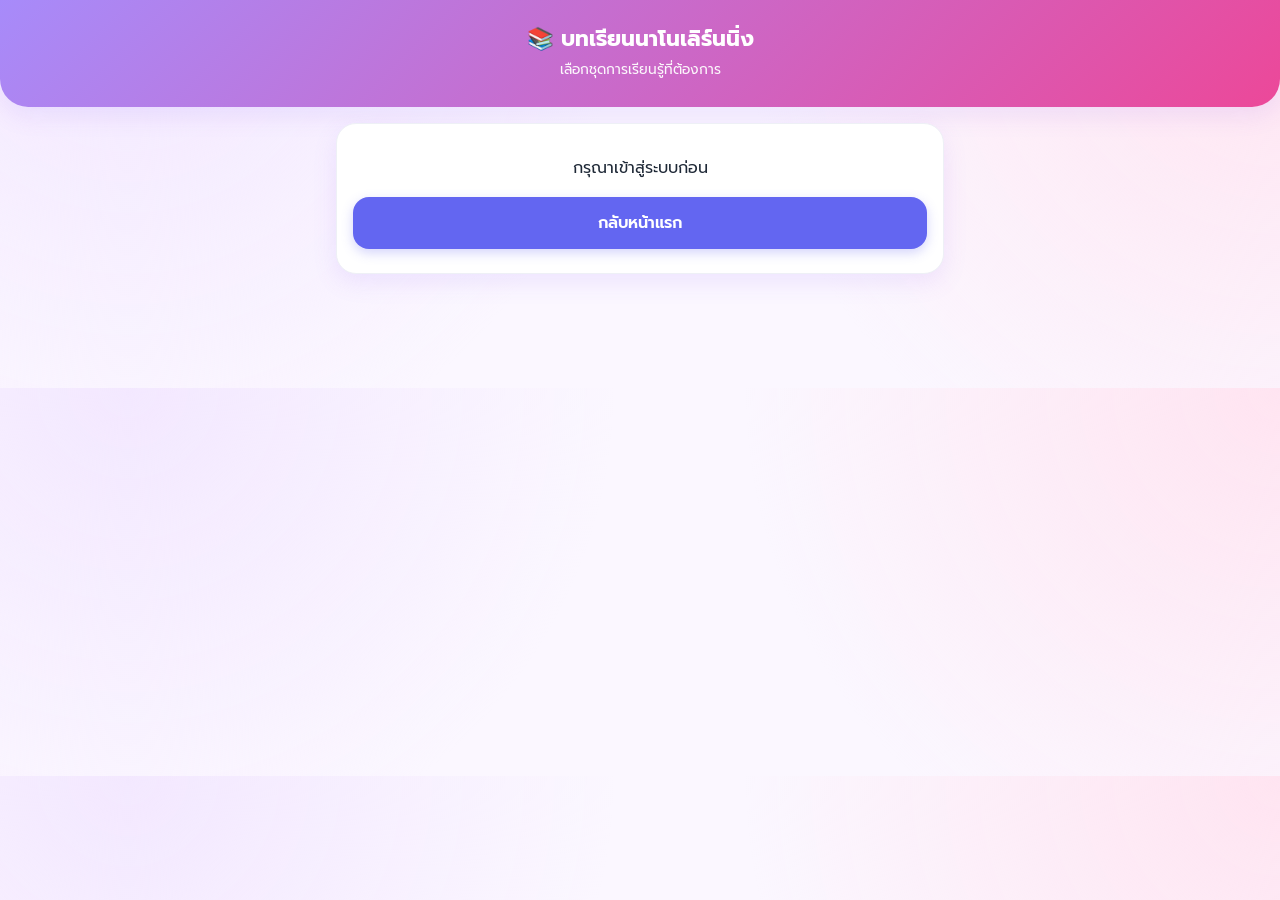
<file: lessons.html>
<!DOCTYPE html>
<html lang="th">
<head>
<meta charset="UTF-8">
<meta name="viewport" content="width=device-width, initial-scale=1.0">
<title>บทเรียน</title>
<link href="https://fonts.googleapis.com/css2?family=Prompt:wght@400;500;600&display=swap" rel="stylesheet">
<link rel="stylesheet" href="style.css?v=10">
</head>
<body>
<div class="header"><h1>📚 บทเรียนนาโนเลิร์นนิ่ง</h1><p>เลือกชุดการเรียนรู้ที่ต้องการ</p></div>
<div class="container" id="lessonList"><div class="loading">⏳ กำลังโหลดบทเรียน...</div></div>
<script src="config.js?v=10"></script>
<script src="app.js?v=10"></script>
<script>
var SID = '';
window.addEventListener('DOMContentLoaded', function() {
  SID = getSid();
  if (!SID) { document.getElementById('lessonList').innerHTML='<div class="card" style="text-align:center;"><p>กรุณาเข้าสู่ระบบก่อน</p><a class="btn" href="index.html">กลับหน้าแรก</a></div>'; return; }
  buildNav('lessons', SID);
  callAPI('getLessons', null, render);
});
function render(lessons) {
  var el = document.getElementById('lessonList');
  if (lessons.error || !lessons.length) { el.innerHTML='<div class="card">ยังไม่มีบทเรียน</div>'; return; }
  el.innerHTML = '';
  for (var i=0;i<lessons.length;i++) {
    var l = lessons[i];
    var html = '<div class="card"><h2>ชุดที่ '+l.lesson_no+': '+l.lesson_name+'</h2>';
    html += '<p style="font-size:0.85rem;color:#666;">'+(l.description||'')+'</p>';
    if (l.material_url) html += '<a class="btn gray" href="'+l.material_url+'" target="_blank">📄 ใบความรู้</a>';
    if (l.video_url) html += '<a class="btn gray" href="'+l.video_url+'" target="_blank">🎬 Video</a>';
    if (l.infographic_url) html += '<a class="btn gray" href="'+l.infographic_url+'" target="_blank">📖 eBook</a>';
    html += '<a class="btn green" href="quiz.html?sid='+SID+'&quiz='+l.quiz_id+'">✏️ ทำ Quiz</a></div>';
    el.innerHTML += html;
  }
}
</script>
</body>
</html>
</file>
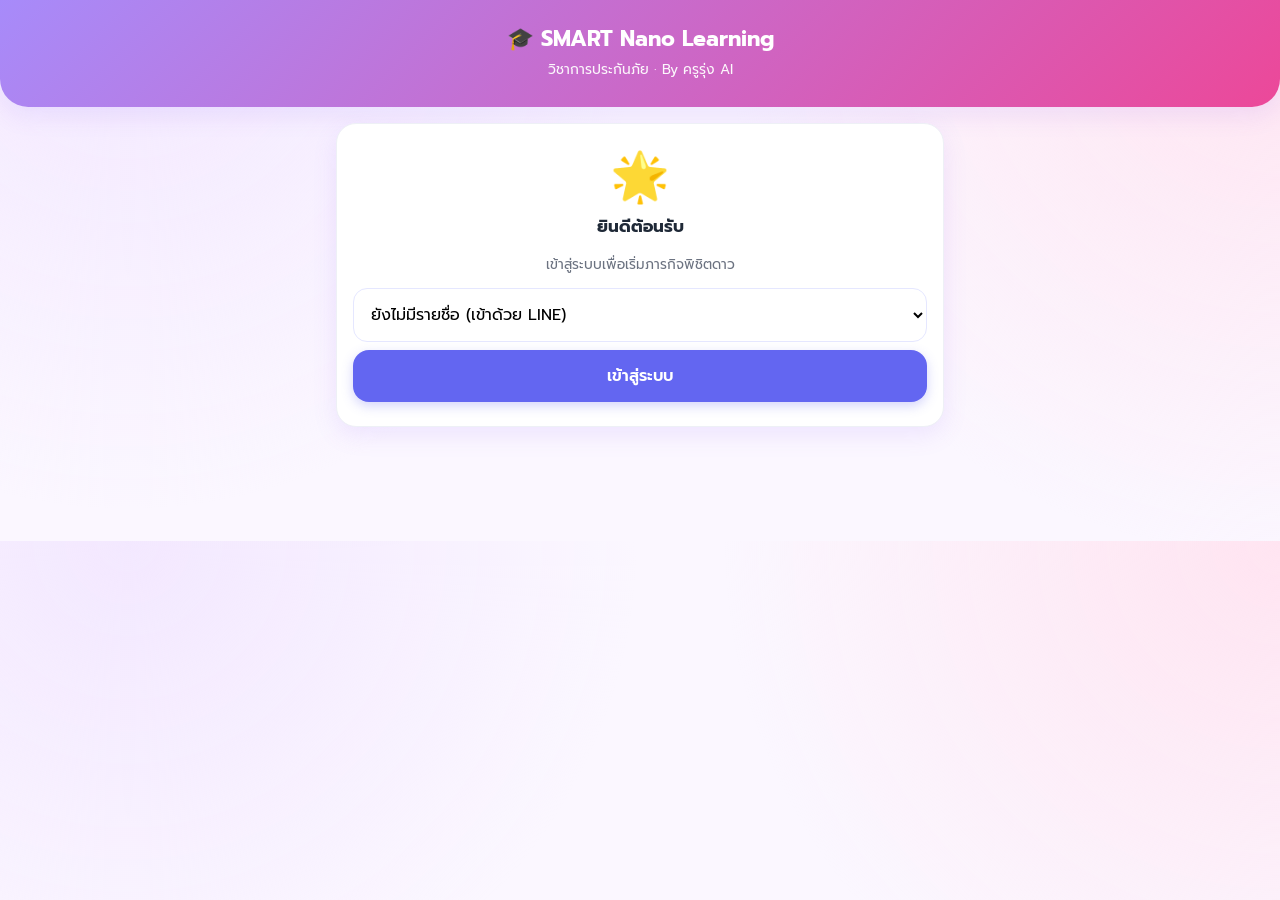
<file: quiz.html>
<!DOCTYPE html>
<html lang="th">
<head>
<meta charset="UTF-8">
<meta name="viewport" content="width=device-width, initial-scale=1.0">
<title>แบบทดสอบ · SMART Nano</title>
<link href="https://fonts.googleapis.com/css2?family=Prompt:wght@400;500;600;700&display=swap" rel="stylesheet">
<link rel="stylesheet" href="style.css?v=20">
</head>
<body>
<div class="header"><h1>✏️ แบบทดสอบ</h1><p id="qTitle">กำลังโหลด...</p></div>
<div class="container"><div id="area"><div class="spin"></div></div></div>

<script src="config.js?v=20"></script>
<script src="data.js?v=20"></script>
<script src="app.js?v=20"></script>
<script>
var SID='', TID='', QS=[], answers={};
window.addEventListener('DOMContentLoaded', function(){
  SID=requireSid(); if(!SID) return;
  TID=new URLSearchParams(location.search).get('topic')||'';
  var t=topicById(TID);
  document.getElementById('qTitle').textContent=t?(t.id+' '+t.name):TID;
  QS=quizOfTopic(TID);
  render();
});
function render(){
  var el=document.getElementById('area');
  if (!QS.length){ el.innerHTML='<div class="card center">ยังไม่มีข้อสอบ <a class="btn" href="topic.html?topic='+encodeURIComponent(TID)+'">กลับ</a></div>'; return; }
  var html='';
  QS.forEach(function(q){
    html+='<div class="card fade-in"><div class="q-text">'+q.no+'. '+esc(q.q)+'</div>';
    ['a','b','c','d'].forEach(function(c){
      html+='<label class="quiz-choice" id="q'+q.no+c+'" onclick="pick('+q.no+',\''+c+'\')">'+
        c.toUpperCase()+'. '+esc(q[c])+'</label>';
    });
    html+='</div>';
  });
  html+='<button class="btn green" onclick="submit()">📤 ส่งคำตอบ</button>';
  el.innerHTML=html;
}
function pick(no,c){
  answers[String(no)]=c;
  ['a','b','c','d'].forEach(function(x){ document.getElementById('q'+no+x).classList.remove('selected'); });
  document.getElementById('q'+no+c).classList.add('selected');
}
function submit(){
  if (Object.keys(answers).length<QS.length){ if(!confirm('ยังตอบไม่ครบทุกข้อ ส่งเลยไหม?')) return; }
  document.getElementById('area').innerHTML='<div class="spin"></div><p class="loading">กำลังตรวจ...</p>';
  callAPI('submitQuiz', { student:SID, topic:TID, answers:JSON.stringify(answers) }, showResult);
}
function showResult(r){
  var el=document.getElementById('area');
  if (r.error){ el.innerHTML='<div class="card center">'+esc(r.error)+'</div>'; return; }
  var html='<div class="card result-box fade-in"><div class="big">'+(r.passed?'🎉':'💪')+'</div>'+
    '<div class="score">'+r.score+'/'+r.total+'</div>'+
    '<p>'+r.percent+'% — '+(r.passed?'ผ่านแล้ว เก่งมาก!':'ยังไม่ผ่าน ลองใหม่นะ')+'</p>';
  if (r.earned) html+='<p style="color:#10B981;font-weight:600;">+'+r.earned+' คะแนน · ผ่านขั้น A ✅</p>';
  html+='<a class="btn" href="topic.html?topic='+encodeURIComponent(TID)+'">‹ กลับหน้าเรื่อง</a>';
  if (!r.passed) html+='<button class="btn amber" onclick="location.reload()">🔄 ทำใหม่</button>';
  html+='<a class="btn gray" href="learn.html">📚 เรื่องอื่น</a></div>';
  el.innerHTML=html;
}
</script>
</body>
</html>
</file>
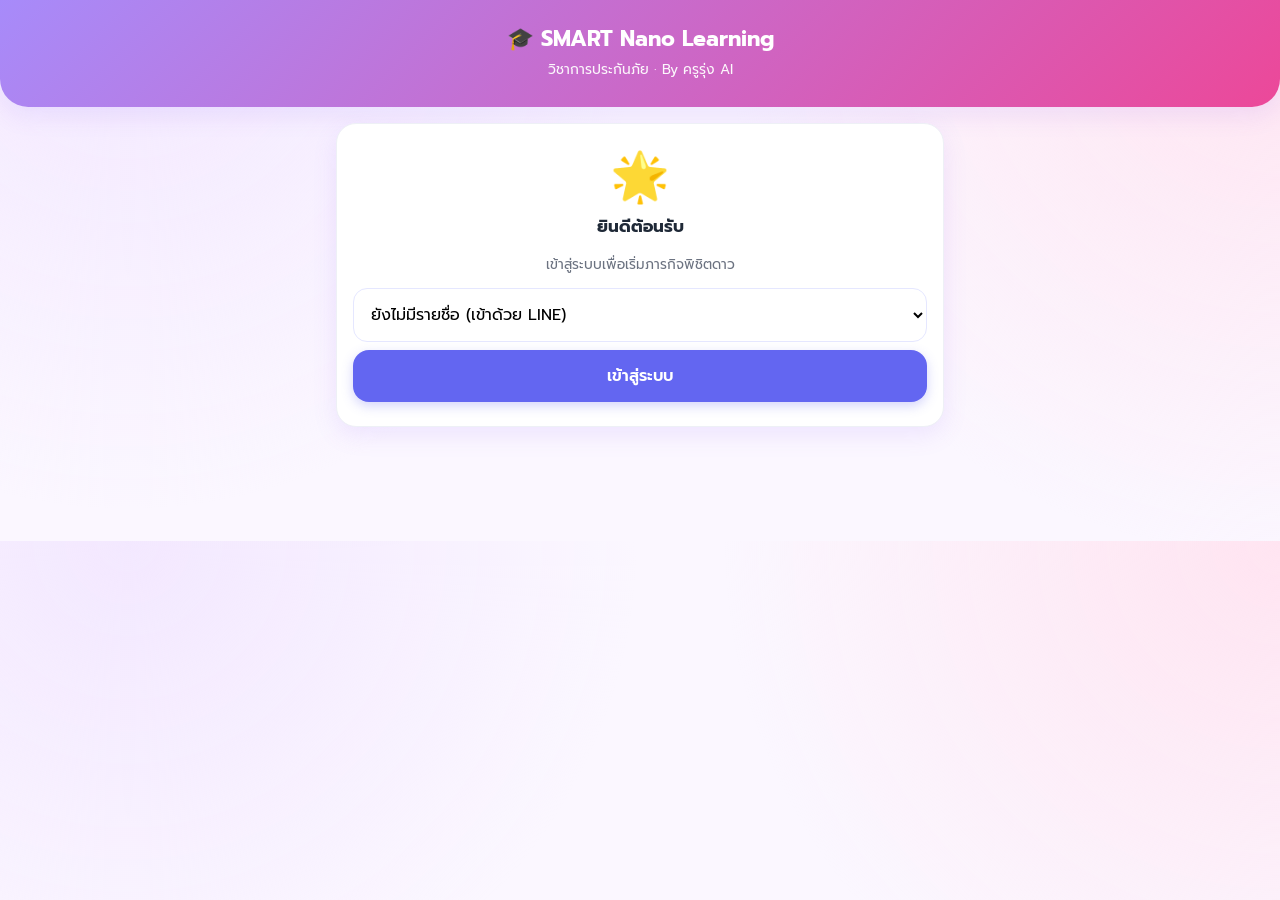
<file: topic.html>
<!DOCTYPE html>
<html lang="th">
<head>
<meta charset="UTF-8">
<meta name="viewport" content="width=device-width, initial-scale=1.0">
<title>เรื่อง · SMART Nano</title>
<link href="https://fonts.googleapis.com/css2?family=Prompt:wght@400;500;600;700&display=swap" rel="stylesheet">
<link rel="stylesheet" href="style.css?v=20">
</head>
<body>
<div class="header"><h1 id="tTitle">กำลังโหลด...</h1><p id="tUnit"></p></div>
<div class="container" id="area"><div class="spin"></div></div>

<script src="config.js?v=20"></script>
<script src="data.js?v=20"></script>
<script src="app.js?v=20"></script>
<script>
var SID='', TID='', T=null, P={};
window.addEventListener('DOMContentLoaded', function(){
  SID=requireSid(); if(!SID) return;
  buildNav('learn');
  TID=new URLSearchParams(location.search).get('topic')||'';
  T=topicById(TID);
  if (!T){ document.getElementById('area').innerHTML='<div class="card center">ไม่พบเรื่องนี้ <a class="btn" href="learn.html">กลับ</a></div>'; return; }
  var u=unitById(T.unit);
  document.getElementById('tTitle').textContent=T.id+' '+T.name;
  document.getElementById('tUnit').textContent=(u?('หน่วย '+u.id+' · '+u.name):'');
  load();
});
function load(){
  callAPI('getProgress', { student:SID }, function(r){
    P=(r.error?{}:( (r.topics&&r.topics[TID])||{} ));
    render();
  });
}
function render(){
  var q=quizOfTopic(TID);
  function step(stage,color,label,sub,done,btnHtml){
    return '<div class="smart-step '+(done?'done':'')+'">'+
      '<div class="step-badge" style="background:'+color+'">'+stage+'</div>'+
      '<div class="step-body"><div class="step-title">'+label+'</div><div class="step-sub">'+sub+'</div></div>'+
      (done?'<div class="step-check">✅</div>':btnHtml)+'</div>';
  }
  var html='<div class="card fade-in">';
  html+='<p class="muted" style="margin-top:0;">ทำครบ 3 ขั้นเพื่อพิชิตเรื่องนี้ ⭐</p>';
  // S
  html+=step('S','#6366F1','ดูวิดีโอ','ขั้นกำหนดสถานการณ์',P.S,
    T.video?'<button class="btn sm cyan" onclick="openMedia(\'S\')">เปิด ▶</button>':'<span class="pill gray">ไม่มีสื่อ</span>');
  // M
  html+=step('M','#EC4899','อ่าน eBook','ขั้นเชื่อมโยงความรู้',P.M,
    T.ebook?'<button class="btn sm pink" onclick="openMedia(\'M\')">เปิด 📖</button>':'<span class="pill gray">ไม่มีสื่อ</span>');
  // A
  var aSub = (P.quiz!=null)?('คะแนนล่าสุด '+P.quiz+'%'):'ขั้นลงมือทำจริง';
  html+=step('A','#10B981','ทำแบบทดสอบ',aSub,P.A,
    (q.length?'<button class="btn sm green" onclick="goQuiz()">ทำ ✏️</button>':'<span class="pill gray">ยังไม่มี</span>'));
  html+='</div>';
  html+='<a class="btn ghost" href="learn.html">‹ กลับไปเลือกเรื่อง</a>';
  document.getElementById('area').innerHTML=html;
}
function openMedia(stage){
  var url=(stage==='S')?T.video:T.ebook;
  if (!url) return;
  window.open(url,'_blank');
  if (!P[stage]){
    callAPI('track', { student:SID, topic:TID, stage:stage }, function(r){
      if (r && (r.ok)){ P[stage]=true; if(r.awarded) toast('เช็คอินขั้น '+stage+' +'+r.awarded+' คะแนน 🌟'); render(); }
    });
  }
}
function goQuiz(){ location.href='quiz.html?topic='+encodeURIComponent(TID); }
</script>
</body>
</html>
</file>
<file: style.css>
/* ===== SMART Nano Learning — ธีมสดใส เฟรนลี่ ===== */
:root{
  --pink:#EC4899; --purple:#8B5CF6; --indigo:#6366F1; --cyan:#06B6D4;
  --amber:#F59E0B; --green:#10B981; --red:#EF4444;
  --ink:#1f2937; --muted:#6b7280; --line:#eef0f6;
  --bg:#fbf7ff; --card:#ffffff;
  --grad:linear-gradient(135deg,#a78bfa 0%,#ec4899 100%);
  --shadow:0 8px 24px rgba(139,92,246,.12);
  --radius:20px;
}
*{box-sizing:border-box;-webkit-tap-highlight-color:transparent}
html,body{margin:0;padding:0}
body{
  font-family:'Prompt',system-ui,sans-serif;color:var(--ink);
  background:var(--bg);padding-bottom:84px;line-height:1.55;
  background-image:radial-gradient(circle at 10% 0,#f3e8ff 0,transparent 40%),
                   radial-gradient(circle at 100% 0,#ffe4f1 0,transparent 40%);
}
a{color:inherit;text-decoration:none}
img{max-width:100%}

/* ===== หัวเรื่อง ===== */
.header{background:var(--grad);color:#fff;padding:22px 18px 26px;border-radius:0 0 28px 28px;
  box-shadow:var(--shadow);text-align:center}
.header h1{margin:0;font-size:1.35rem;font-weight:700}
.header p{margin:4px 0 0;font-size:.86rem;opacity:.95}

.container{max-width:640px;margin:0 auto;padding:16px}

/* ===== การ์ด ===== */
.card{background:var(--card);border-radius:var(--radius);padding:16px;margin-bottom:14px;
  box-shadow:var(--shadow);border:1px solid var(--line)}
.card h2{margin:0 0 8px;font-size:1.05rem}
.muted{color:var(--muted);font-size:.85rem}
.center{text-align:center}

/* ===== ปุ่ม ===== */
.btn{display:flex;align-items:center;justify-content:center;gap:8px;width:100%;
  padding:14px 16px;margin:8px 0;border:none;border-radius:16px;cursor:pointer;
  font-family:inherit;font-size:1rem;font-weight:600;color:#fff;background:var(--indigo);
  box-shadow:0 4px 12px rgba(99,102,241,.28);transition:transform .08s ease,filter .15s}
.btn:active{transform:translateY(1px) scale(.99)}
.btn:hover{filter:brightness(1.05)}
.btn.pink{background:var(--pink);box-shadow:0 4px 12px rgba(236,72,153,.3)}
.btn.purple{background:var(--purple)}
.btn.green{background:var(--green);box-shadow:0 4px 12px rgba(16,185,129,.28)}
.btn.amber{background:var(--amber);color:#4a2c00}
.btn.cyan{background:var(--cyan)}
.btn.gray{background:#eef2ff;color:#4338ca;box-shadow:none}
.btn.red{background:#fee2e2;color:#b91c1c;box-shadow:none}
.btn.ghost{background:#fff;color:var(--indigo);border:1.5px solid #e5e7ff;box-shadow:none}
.btn[disabled]{opacity:.5;pointer-events:none}
.btn.sm{width:auto;padding:9px 14px;font-size:.85rem;margin:0}

select{width:100%;padding:13px;border:1.5px solid #e5e7ff;border-radius:14px;
  font-family:inherit;font-size:1rem;background:#fff;margin:6px 0}

/* ===== โปรไฟล์ ===== */
.profile-top{background:var(--grad);color:#fff;padding:20px 18px 24px;border-radius:0 0 28px 28px;box-shadow:var(--shadow)}
.profile-row{display:flex;align-items:center;gap:14px;max-width:640px;margin:0 auto}
.avatar{width:60px;height:60px;border-radius:50%;background:rgba(255,255,255,.25);
  display:flex;align-items:center;justify-content:center;font-size:1.8rem;overflow:hidden;flex:0 0 auto}
.avatar img{width:100%;height:100%;object-fit:cover}
.profile-info{flex:1;min-width:0}
.pname{font-size:1.15rem;font-weight:700;white-space:nowrap;overflow:hidden;text-overflow:ellipsis}
.plevel{font-size:.82rem;opacity:.95}
.ppoints{text-align:center}
.ppoints .num{font-size:1.6rem;font-weight:700;line-height:1}
.ppoints .unit{font-size:.72rem;opacity:.9}
.level-wrap{max-width:640px;margin:14px auto 0}
.level-label{display:flex;justify-content:space-between;font-size:.78rem;margin-bottom:5px;opacity:.95}
.level-bar{height:10px;background:rgba(255,255,255,.3);border-radius:99px;overflow:hidden}
.level-fill{height:100%;background:#fff;border-radius:99px;transition:width .6s}
.mini-stats{display:flex;gap:10px;max-width:640px;margin:14px auto 0}
.mini{flex:1;background:rgba(255,255,255,.18);border-radius:14px;padding:10px;text-align:center}
.mini-num{font-size:1.15rem;font-weight:700}
.mini-label{font-size:.72rem;opacity:.9}

/* ===== หน่วย / เรื่อง ===== */
.unit-card{display:flex;align-items:center;gap:14px;cursor:pointer}
.unit-ic{width:52px;height:52px;border-radius:16px;display:flex;align-items:center;justify-content:center;
  font-size:1.6rem;color:#fff;flex:0 0 auto}
.unit-body{flex:1;min-width:0}
.unit-title{font-weight:600;font-size:.98rem}
.unit-sub{font-size:.78rem;color:var(--muted)}
.chev{color:#c7cbe0;font-size:1.3rem}
.uprog{height:7px;background:var(--line);border-radius:99px;margin-top:8px;overflow:hidden}
.uprog>i{display:block;height:100%;border-radius:99px;background:var(--grad)}

.topic-item{display:flex;align-items:center;gap:12px;padding:12px 0;border-bottom:1px solid var(--line)}
.topic-item:last-child{border-bottom:none}
.topic-no{width:38px;height:38px;border-radius:12px;background:#f5f3ff;color:var(--purple);
  display:flex;align-items:center;justify-content:center;font-weight:700;font-size:.82rem;flex:0 0 auto}
.topic-name{flex:1;font-size:.9rem;min-width:0}
.sma{display:flex;gap:4px;flex:0 0 auto}
.sma span{width:22px;height:22px;border-radius:7px;display:flex;align-items:center;justify-content:center;
  font-size:.7rem;background:#eef0f6;color:#b6bcd0}
.sma span.on{background:var(--green);color:#fff}

/* ===== ขั้น SMART บนหน้าเรื่อง ===== */
.smart-step{display:flex;align-items:center;gap:14px;padding:14px;border-radius:16px;
  border:1.5px solid var(--line);margin-bottom:10px;background:#fff}
.smart-step.done{border-color:#bbf7d0;background:#f0fdf4}
.step-badge{width:44px;height:44px;border-radius:14px;color:#fff;display:flex;align-items:center;
  justify-content:center;font-weight:700;font-size:1.1rem;flex:0 0 auto}
.step-body{flex:1;min-width:0}
.step-title{font-weight:600;font-size:.95rem}
.step-sub{font-size:.76rem;color:var(--muted)}
.step-check{font-size:1.3rem;color:var(--green)}

/* ===== Quiz ===== */
.q-text{font-weight:600;margin-bottom:10px;font-size:.98rem}
.quiz-choice{display:block;padding:12px 14px;margin:8px 0;border:1.5px solid #e5e7ff;border-radius:14px;
  cursor:pointer;font-size:.92rem;transition:.12s;background:#fff}
.quiz-choice:active{transform:scale(.99)}
.quiz-choice.selected{border-color:var(--purple);background:#f5f3ff;font-weight:600}
.result-box{text-align:center}
.result-box .big{font-size:3rem}
.result-box .score{font-size:2.2rem;font-weight:700;color:var(--purple)}

/* ===== Badge ===== */
.badge-grid{display:grid;grid-template-columns:repeat(3,1fr);gap:12px}
.badge{background:#fff;border-radius:16px;padding:14px 8px;text-align:center;border:1px solid var(--line);
  box-shadow:var(--shadow)}
.badge .ic{font-size:2rem;filter:grayscale(1);opacity:.35}
.badge.earned .ic{filter:none;opacity:1}
.badge .bn{font-size:.72rem;margin-top:6px;font-weight:600;line-height:1.2}
.badge.earned{background:linear-gradient(135deg,#fff7ed,#fef2f8)}
.section-title{font-weight:700;margin:18px 4px 8px;font-size:.95rem;color:var(--purple)}

/* ===== อันดับ ===== */
.rank-row{display:flex;align-items:center;gap:12px;padding:12px 4px;border-bottom:1px solid var(--line)}
.rank-num{width:30px;text-align:center;font-weight:700;color:var(--muted)}
.rank-row.me{background:#f5f3ff;border-radius:12px;padding:12px}
.rank-name{flex:1}
.rank-pts{font-weight:700;color:var(--purple)}
.medal{font-size:1.2rem}

/* ===== แถบเมนูล่าง ===== */
.nav{position:fixed;left:0;right:0;bottom:0;background:#fff;display:flex;justify-content:space-around;
  padding:8px 4px calc(8px + env(safe-area-inset-bottom));box-shadow:0 -4px 18px rgba(99,102,241,.1);
  border-top:1px solid var(--line);z-index:50}
.nav a{flex:1;text-align:center;font-size:.66rem;color:#9aa0b8;padding:2px}
.nav a .ic{display:block;font-size:1.25rem;margin-bottom:1px}
.nav a.active{color:var(--pink);font-weight:600}

/* ===== อื่นๆ ===== */
.loading{text-align:center;color:var(--muted);padding:30px}
.toast{position:fixed;left:50%;bottom:96px;transform:translateX(-50%);background:#111827;color:#fff;
  padding:12px 18px;border-radius:14px;font-size:.88rem;box-shadow:0 8px 20px rgba(0,0,0,.25);
  z-index:99;opacity:0;transition:opacity .25s,transform .25s;pointer-events:none;max-width:90%}
.toast.show{opacity:1;transform:translateX(-50%) translateY(-6px)}
.pill{display:inline-block;padding:3px 10px;border-radius:99px;font-size:.72rem;font-weight:600}
.pill.green{background:#dcfce7;color:#166534}
.pill.gray{background:#f1f5f9;color:#64748b}
.spin{width:34px;height:34px;border:3px solid #e9d5ff;border-top-color:var(--purple);border-radius:50%;
  animation:sp 1s linear infinite;margin:20px auto}
@keyframes sp{to{transform:rotate(360deg)}}
.fade-in{animation:fi .35s ease}
@keyframes fi{from{opacity:0;transform:translateY(8px)}to{opacity:1;transform:none}}
</file>
